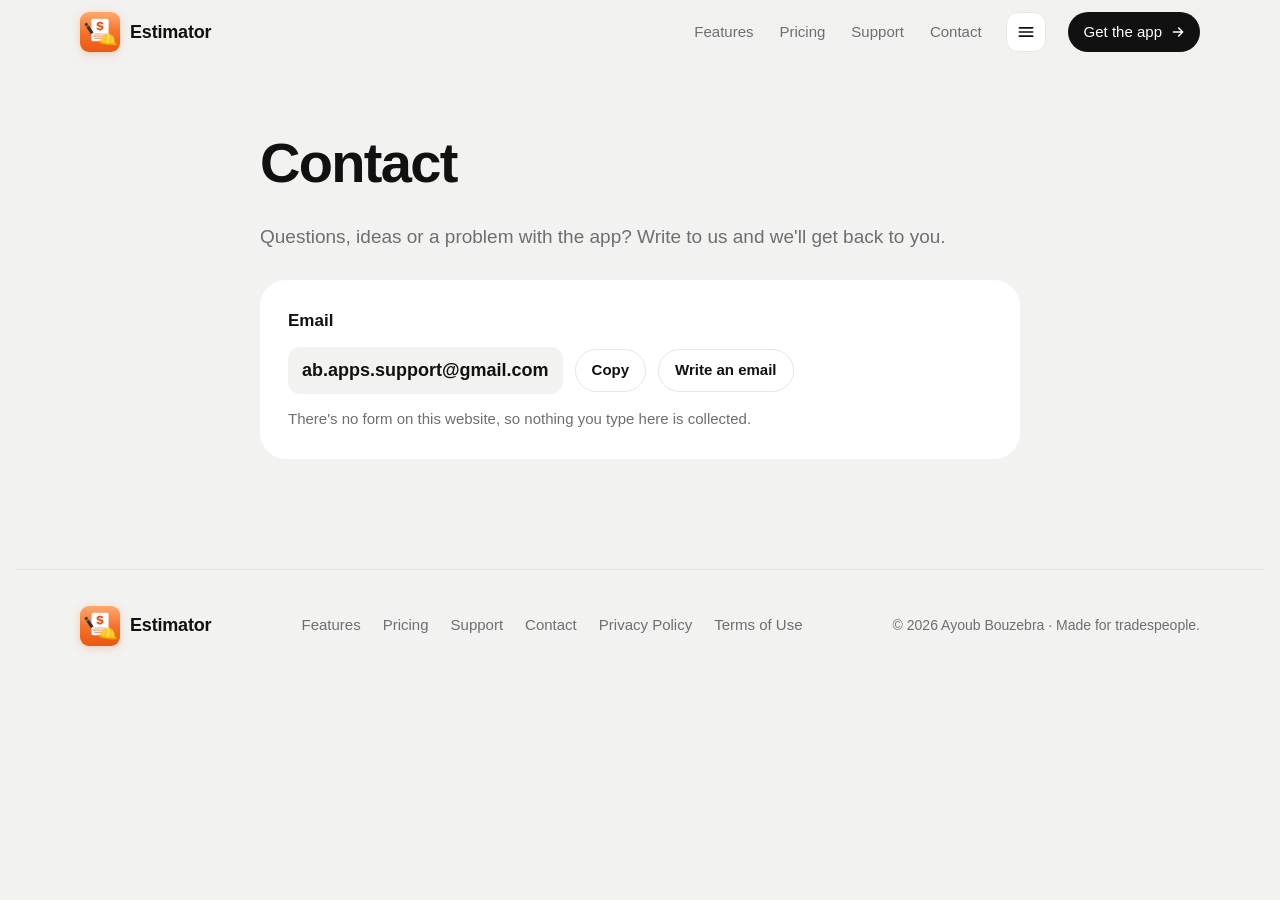
<file: contact.html>
<!doctype html>
<html lang="en">
<head>
<meta charset="utf-8">
<meta name="viewport" content="width=device-width, initial-scale=1, viewport-fit=cover">
<title>Contact · Estimator</title>
<meta name="description" content="Questions or ideas about Estimator? Email ab.apps.support@gmail.com.">
<meta name="theme-color" content="#F2F2F0">
<link rel="icon" type="image/png" sizes="64x64" href="img/favicon.png">
<link rel="apple-touch-icon" href="img/apple-touch-icon.png">
<meta property="og:type" content="website">
<meta property="og:site_name" content="Estimator">
<meta property="og:title" content="Contact · Estimator">
<meta property="og:description" content="Questions or ideas about Estimator? Email ab.apps.support@gmail.com.">
<meta property="og:url" content="https://ayoub20088.github.io/estimator-website/contact.html">
<meta property="og:image" content="https://ayoub20088.github.io/estimator-website/img/share.png">
<meta name="twitter:card" content="summary_large_image">
<link rel="stylesheet" href="styles.css">
</head>
<body>
<header class="top" id="top">
  <div class="wrap">
    <a class="brand" href="./" aria-label="Estimator home"><svg class="appicon" role="img" aria-label="Estimator app icon"><use href="#appicon"/></svg>Estimator</a>
    <nav class="nav" aria-label="Main">
      <a class="hide-sm" href="./#features">Features</a>
      <a class="hide-sm" href="./#pricing">Pricing</a>
      <a class="hide-sm" href="support.html">Support</a>
      <a class="hide-sm" href="contact.html">Contact</a>
      <button class="menu-btn" type="button" aria-label="Menu" aria-expanded="false" aria-controls="menu"><svg width="20" height="20" viewBox="0 0 24 24" fill="none" stroke="currentColor" stroke-width="2" stroke-linecap="round"><path d="M4 7h16M4 12h16M4 17h16"/></svg></button>
      <a class="btn-dark" href="https://apps.apple.com/app/id6836446652" target="_blank" rel="noopener">Get the app<svg width="16" height="16" viewBox="0 0 24 24" fill="none" stroke="currentColor" stroke-width="2.2" stroke-linecap="round" stroke-linejoin="round" aria-hidden="true"><path d="M5 12h14M13 6l6 6-6 6"/></svg></a>
    </nav>
  </div>
  <div class="menu" id="menu" hidden>
    <a href="./#features">Features</a>
    <a href="./#pricing">Pricing</a>
    <a href="support.html">Support</a>
    <a href="contact.html">Contact</a>
    <a href="privacy.html">Privacy Policy</a>
    <a href="terms.html">Terms of Use</a>
  </div>
</header>

<svg width="0" height="0" style="position:absolute" aria-hidden="true">
  <symbol id="appicon" viewBox="0 0 1024 1024">
    <defs>
      <linearGradient id="ai-bg" x1="0" y1="0" x2="0" y2="1"><stop offset="0" stop-color="#FF8F45"/><stop offset="1" stop-color="#EC5710"/></linearGradient>
      <linearGradient id="ai-shine" x1="0" y1="0" x2="0" y2="1"><stop offset="0" stop-color="#fff" stop-opacity=".22"/><stop offset=".5" stop-color="#fff" stop-opacity="0"/></linearGradient>
      <filter id="ai-sh" x="-20%" y="-20%" width="140%" height="140%"><feDropShadow dx="0" dy="14" stdDeviation="18" flood-color="#7a2a00" flood-opacity=".28"/></filter>
    </defs>
    <rect width="1024" height="1024" rx="230" fill="url(#ai-bg)"/>
    <rect width="1024" height="1024" rx="230" fill="url(#ai-shine)"/>
    <g filter="url(#ai-sh)"><rect x="292" y="170" width="440" height="580" rx="44" fill="#FFFFFF"/>
  <path d="M511.5 469.1 Q485.2 469.1 465.8 461.9 Q446.4 454.6 435.3 440.8 Q424.2 426.9 422.8 407.3 L422.6 405.0 L471.9 405.0 L472.3 406.5 Q473.7 413.4 478.5 418.4 Q483.3 423.4 491.9 426.0 Q500.5 428.6 513.4 428.6 Q525.6 428.6 533.5 426.0 Q541.4 423.5 545.3 418.8 Q549.2 414.1 549.2 407.6 L549.2 407.4 Q549.2 401.5 546.3 397.5 Q543.4 393.4 536.5 390.4 Q529.5 387.4 517.1 384.9 L489.2 379.4 Q467.6 375.1 453.3 366.9 Q439.0 358.6 431.8 346.0 Q424.6 333.4 424.6 316.3 L424.6 316.1 Q424.6 296.3 435.4 281.6 Q446.1 267.0 465.4 258.9 Q484.6 250.9 510.3 250.9 Q536.5 250.9 555.4 258.0 Q574.3 265.2 585.1 279.0 Q595.9 292.9 597.7 312.9 L598.0 315.9 L548.7 315.9 L548.4 314.5 Q547.0 306.7 542.3 301.6 Q537.6 296.5 529.6 294.0 Q521.6 291.4 510.3 291.4 Q499.2 291.4 491.8 293.9 Q484.4 296.5 480.6 301.0 Q476.8 305.5 476.8 311.6 L476.8 311.8 Q476.8 317.4 479.8 321.7 Q482.8 326.0 489.4 329.1 Q496.0 332.1 506.7 334.3 L535.3 339.9 Q557.9 344.4 572.6 352.3 Q587.2 360.2 594.3 372.3 Q601.4 384.4 601.4 401.6 L601.4 401.9 Q601.4 423.0 590.2 438.1 Q579.1 453.1 558.9 461.1 Q538.7 469.1 511.5 469.1 Z M505.2 495.0 L505.2 225.0 L519.1 225.0 L519.1 495.0 Z " fill="#E2531A"/>
  <rect x="362" y="548" width="300" height="30" rx="15" fill="#F2A27A"/>
  <rect x="362" y="604" width="300" height="30" rx="15" fill="#F2A27A"/>
  <rect x="362" y="660" width="200" height="30" rx="15" fill="#F2A27A"/></g>
    <g filter="url(#ai-sh)"><g transform="rotate(8 720 700)">
    <ellipse cx="720" cy="790" rx="250" ry="52" fill="#F2A900"/>
    <path d="M540 786 C540 650 620 560 720 560 C820 560 900 650 900 786 Q720 812 540 786 Z" fill="#FFC21A"/>
    <path d="M696 562 C680 640 680 720 690 798 L750 798 C760 720 760 640 744 562 Z" fill="#FFD95C"/>
    <path d="M610 600 C592 660 588 730 596 792 L620 794 C614 730 618 662 634 608 Z" fill="#FFD95C"/>
    <path d="M830 600 C848 660 852 730 844 792 L820 794 C826 730 822 662 806 608 Z" fill="#FFD95C"/>
  </g><g transform="translate(72 -112) rotate(-34 300 742)">
    <rect x="262" y="330" width="76" height="320" rx="34" fill="#2B2F38"/>
    <rect x="262" y="400" width="76" height="22" fill="#F2B640"/>
    <path d="M262 640 L338 640 L300 742 Z" fill="#F4EFE8"/>
    <path d="M288 712 L312 712 L300 742 Z" fill="#2B2F38"/>
  </g></g>
  </symbol>
  <symbol id="tick" viewBox="0 0 20 20"><path fill="none" stroke="currentColor" stroke-width="2.2" stroke-linecap="round" stroke-linejoin="round" d="M4.5 10.5l3.5 3.5 7.5-8"/></symbol>
</svg>
<main>
  <article class="doc">
    <h1>Contact</h1>
    <p class="intro">Questions, ideas or a problem with the app? Write to us and we'll get back to you.</p>
    <div class="card">
      <strong>Email</strong>
      <div class="mail"><code>ab.apps.support@gmail.com</code><button class="btn-line" data-copy="ab.apps.support@gmail.com">Copy</button><a class="btn-line" href="mailto:ab.apps.support@gmail.com">Write an email</a></div>
      <p style="color:var(--ink-soft);margin-top:14px;font-size:15px">There's no form on this website, so nothing you type here is collected.</p>
    </div>
  </article>
</main>

<footer>
  <div class="wrap">
    <a class="brand" href="./"><svg class="appicon" role="img" aria-label="Estimator app icon"><use href="#appicon"/></svg>Estimator</a>
    <nav aria-label="Footer">
      <a href="./#features">Features</a><a href="./#pricing">Pricing</a><a href="support.html">Support</a><a href="contact.html">Contact</a><a href="privacy.html">Privacy Policy</a><a href="terms.html">Terms of Use</a>
    </nav>
    <span class="copy">© 2026 Ayoub Bouzebra · Made for tradespeople.</span>
  </div>
</footer>
<script src="script.js"></script>
</body>
</html>
</file>
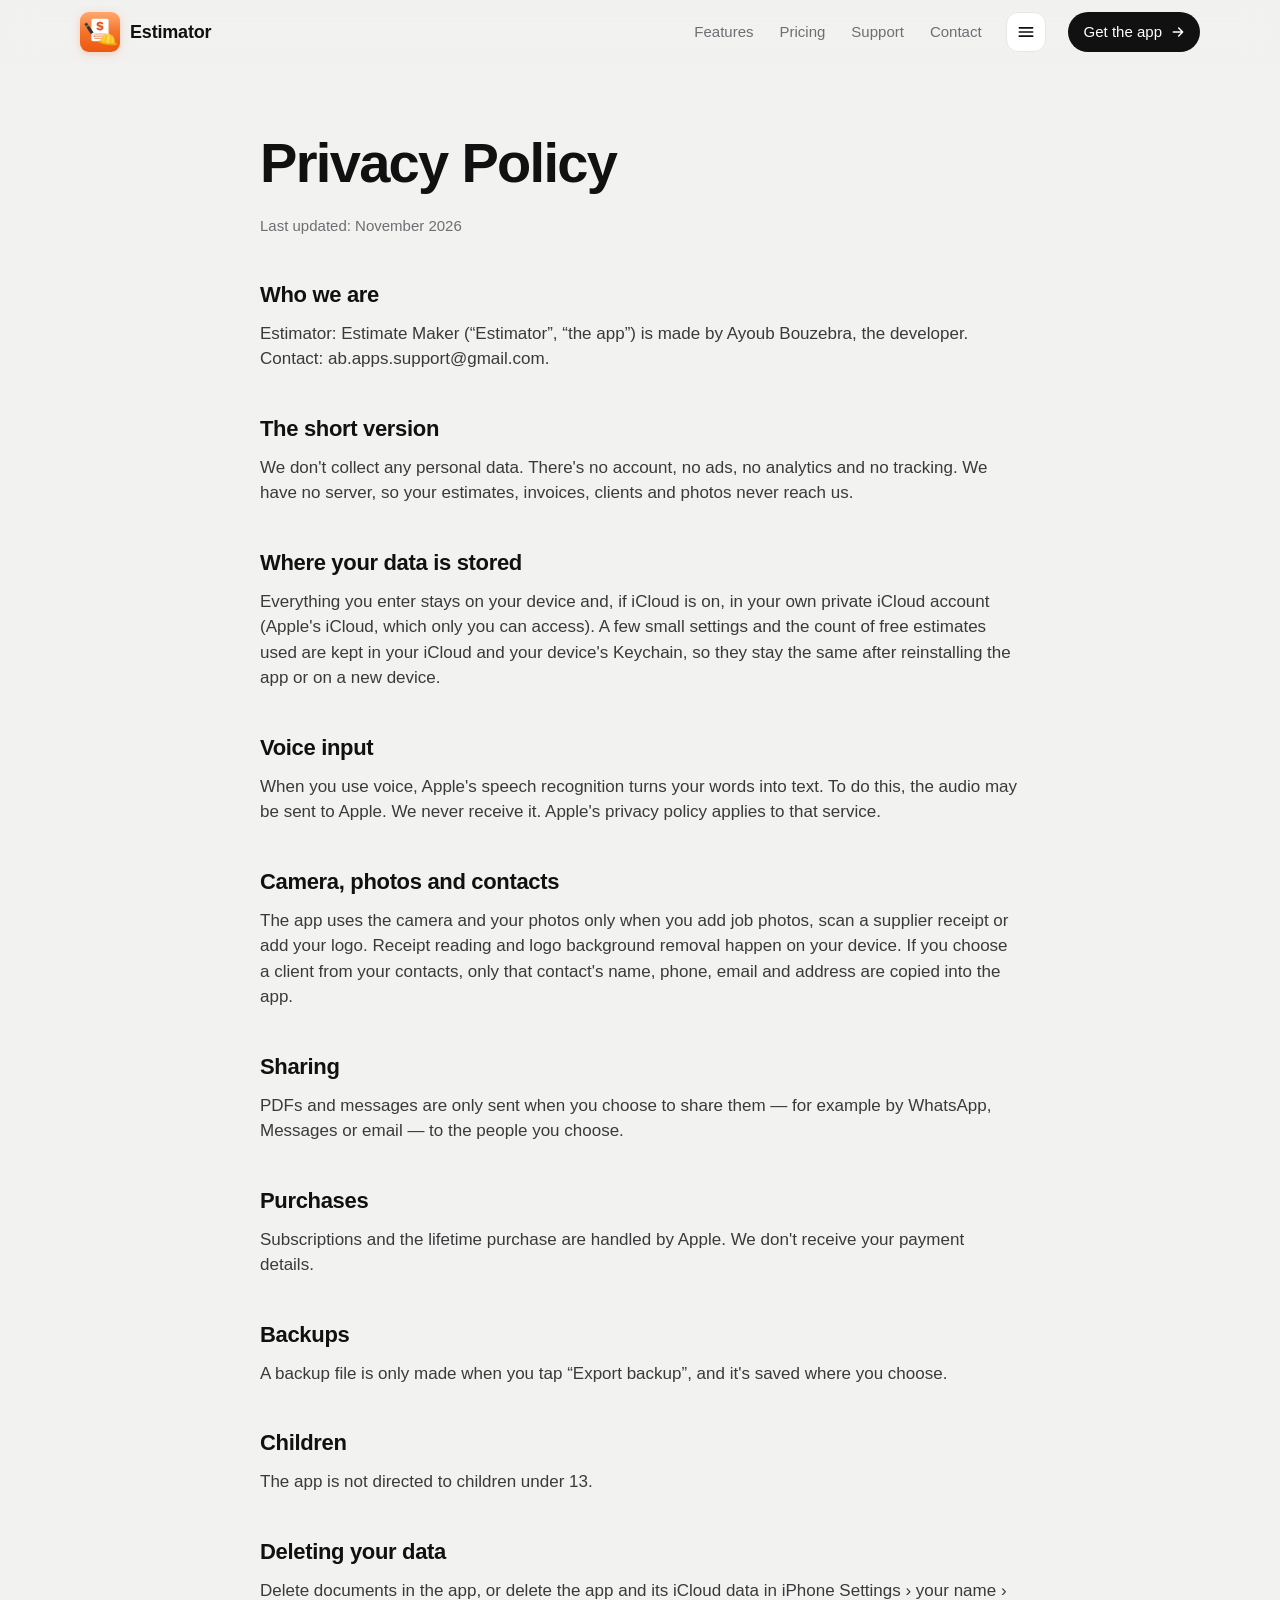
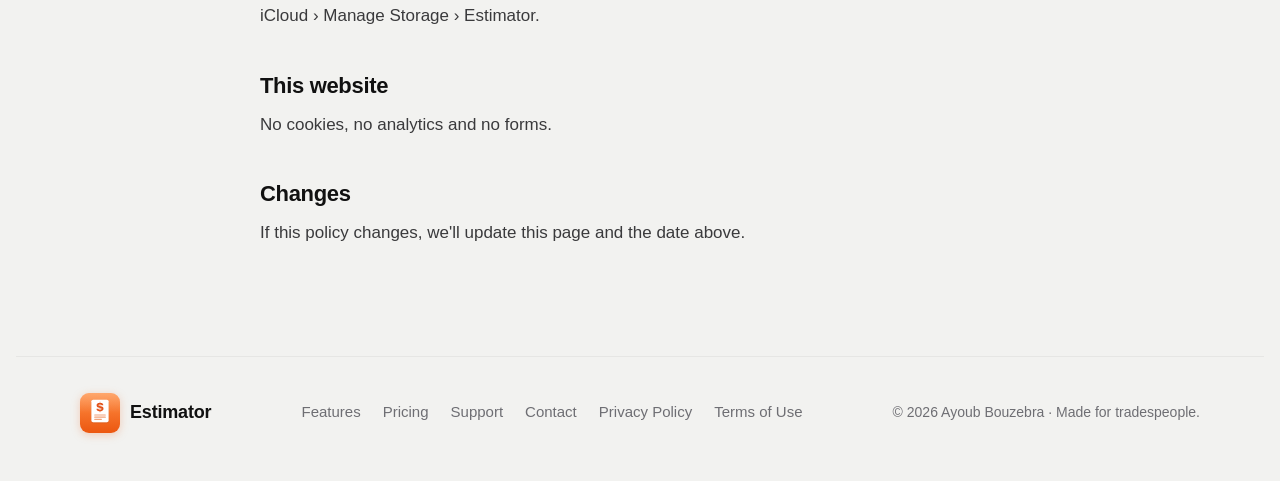
<file: privacy.html>
<!doctype html>
<html lang="en">
<head>
<meta charset="utf-8">
<meta name="viewport" content="width=device-width, initial-scale=1, viewport-fit=cover">
<title>Privacy Policy · Estimator</title>
<meta name="description" content="Estimator collects no personal data. Your work stays on your device and in your own iCloud.">
<meta name="theme-color" content="#F2F2F0">
<link rel="icon" type="image/png" sizes="64x64" href="img/favicon.png">
<link rel="apple-touch-icon" href="img/apple-touch-icon.png">
<meta property="og:type" content="website">
<meta property="og:site_name" content="Estimator">
<meta property="og:title" content="Privacy Policy · Estimator">
<meta property="og:description" content="Estimator collects no personal data. Your work stays on your device and in your own iCloud.">
<meta property="og:url" content="https://ayoub20088.github.io/estimator-website/privacy.html">
<meta property="og:image" content="https://ayoub20088.github.io/estimator-website/img/share.png">
<meta name="twitter:card" content="summary_large_image">
<link rel="stylesheet" href="styles.css">
</head>
<body>
<header class="top" id="top">
  <div class="wrap">
    <a class="brand" href="./" aria-label="Estimator home"><svg class="appicon" role="img" aria-label="Estimator app icon"><use href="#appicon"/></svg>Estimator</a>
    <nav class="nav" aria-label="Main">
      <a class="hide-sm" href="./#features">Features</a>
      <a class="hide-sm" href="./#pricing">Pricing</a>
      <a class="hide-sm" href="support.html">Support</a>
      <a class="hide-sm" href="contact.html">Contact</a>
      <button class="menu-btn" type="button" aria-label="Menu" aria-expanded="false" aria-controls="menu"><svg width="20" height="20" viewBox="0 0 24 24" fill="none" stroke="currentColor" stroke-width="2" stroke-linecap="round"><path d="M4 7h16M4 12h16M4 17h16"/></svg></button>
      <a class="btn-dark" href="https://apps.apple.com/app/id6836446652" target="_blank" rel="noopener">Get the app<svg width="16" height="16" viewBox="0 0 24 24" fill="none" stroke="currentColor" stroke-width="2.2" stroke-linecap="round" stroke-linejoin="round" aria-hidden="true"><path d="M5 12h14M13 6l6 6-6 6"/></svg></a>
    </nav>
  </div>
  <div class="menu" id="menu" hidden>
    <a href="./#features">Features</a>
    <a href="./#pricing">Pricing</a>
    <a href="support.html">Support</a>
    <a href="contact.html">Contact</a>
    <a href="privacy.html">Privacy Policy</a>
    <a href="terms.html">Terms of Use</a>
  </div>
</header>

<svg width="0" height="0" style="position:absolute" aria-hidden="true">
  <symbol id="appicon" viewBox="0 0 1024 1024">
    <defs>
      <linearGradient id="ai-bg" x1="0" y1="0" x2="0" y2="1"><stop offset="0" stop-color="#FF8F45"/><stop offset="1" stop-color="#EC5710"/></linearGradient>
      <linearGradient id="ai-shine" x1="0" y1="0" x2="0" y2="1"><stop offset="0" stop-color="#fff" stop-opacity=".22"/><stop offset=".5" stop-color="#fff" stop-opacity="0"/></linearGradient>
      <filter id="ai-sh" x="-20%" y="-20%" width="140%" height="140%"><feDropShadow dx="0" dy="14" stdDeviation="18" flood-color="#7a2a00" flood-opacity=".28"/></filter>
    </defs>
    <rect width="1024" height="1024" rx="230" fill="url(#ai-bg)"/>
    <rect width="1024" height="1024" rx="230" fill="url(#ai-shine)"/>
    <g filter="url(#ai-sh)"><rect x="292" y="170" width="440" height="580" rx="44" fill="#FFFFFF"/>
  <path d="M511.5 469.1 Q485.2 469.1 465.8 461.9 Q446.4 454.6 435.3 440.8 Q424.2 426.9 422.8 407.3 L422.6 405.0 L471.9 405.0 L472.3 406.5 Q473.7 413.4 478.5 418.4 Q483.3 423.4 491.9 426.0 Q500.5 428.6 513.4 428.6 Q525.6 428.6 533.5 426.0 Q541.4 423.5 545.3 418.8 Q549.2 414.1 549.2 407.6 L549.2 407.4 Q549.2 401.5 546.3 397.5 Q543.4 393.4 536.5 390.4 Q529.5 387.4 517.1 384.9 L489.2 379.4 Q467.6 375.1 453.3 366.9 Q439.0 358.6 431.8 346.0 Q424.6 333.4 424.6 316.3 L424.6 316.1 Q424.6 296.3 435.4 281.6 Q446.1 267.0 465.4 258.9 Q484.6 250.9 510.3 250.9 Q536.5 250.9 555.4 258.0 Q574.3 265.2 585.1 279.0 Q595.9 292.9 597.7 312.9 L598.0 315.9 L548.7 315.9 L548.4 314.5 Q547.0 306.7 542.3 301.6 Q537.6 296.5 529.6 294.0 Q521.6 291.4 510.3 291.4 Q499.2 291.4 491.8 293.9 Q484.4 296.5 480.6 301.0 Q476.8 305.5 476.8 311.6 L476.8 311.8 Q476.8 317.4 479.8 321.7 Q482.8 326.0 489.4 329.1 Q496.0 332.1 506.7 334.3 L535.3 339.9 Q557.9 344.4 572.6 352.3 Q587.2 360.2 594.3 372.3 Q601.4 384.4 601.4 401.6 L601.4 401.9 Q601.4 423.0 590.2 438.1 Q579.1 453.1 558.9 461.1 Q538.7 469.1 511.5 469.1 Z M505.2 495.0 L505.2 225.0 L519.1 225.0 L519.1 495.0 Z " fill="#E2531A"/>
  <rect x="362" y="548" width="300" height="30" rx="15" fill="#F2A27A"/>
  <rect x="362" y="604" width="300" height="30" rx="15" fill="#F2A27A"/>
  <rect x="362" y="660" width="200" height="30" rx="15" fill="#F2A27A"/></g>
    <g filter="url(#ai-sh)"><g transform="rotate(8 720 700)">
    <ellipse cx="720" cy="790" rx="250" ry="52" fill="#F2A900"/>
    <path d="M540 786 C540 650 620 560 720 560 C820 560 900 650 900 786 Q720 812 540 786 Z" fill="#FFC21A"/>
    <path d="M696 562 C680 640 680 720 690 798 L750 798 C760 720 760 640 744 562 Z" fill="#FFD95C"/>
    <path d="M610 600 C592 660 588 730 596 792 L620 794 C614 730 618 662 634 608 Z" fill="#FFD95C"/>
    <path d="M830 600 C848 660 852 730 844 792 L820 794 C826 730 822 662 806 608 Z" fill="#FFD95C"/>
  </g><g transform="translate(72 -112) rotate(-34 300 742)">
    <rect x="262" y="330" width="76" height="320" rx="34" fill="#2B2F38"/>
    <rect x="262" y="400" width="76" height="22" fill="#F2B640"/>
    <path d="M262 640 L338 640 L300 742 Z" fill="#F4EFE8"/>
    <path d="M288 712 L312 712 L300 742 Z" fill="#2B2F38"/>
  </g></g>
  </symbol>
  <symbol id="tick" viewBox="0 0 20 20"><path fill="none" stroke="currentColor" stroke-width="2.2" stroke-linecap="round" stroke-linejoin="round" d="M4.5 10.5l3.5 3.5 7.5-8"/></symbol>
</svg>
<main>
  <article class="doc">
    <h1>Privacy Policy</h1>
    <p class="updated">Last updated: November 2026</p>

    <h2>Who we are</h2>
    <p>Estimator: Estimate Maker (“Estimator”, “the app”) is made by Ayoub Bouzebra, the developer. Contact: ab.apps.support@gmail.com.</p>
    <h2>The short version</h2>
    <p>We don't collect any personal data. There's no account, no ads, no analytics and no tracking. We have no server, so your estimates, invoices, clients and photos never reach us.</p>
    <h2>Where your data is stored</h2>
    <p>Everything you enter stays on your device and, if iCloud is on, in your own private iCloud account (Apple's iCloud, which only you can access). A few small settings and the count of free estimates used are kept in your iCloud and your device's Keychain, so they stay the same after reinstalling the app or on a new device.</p>
    <h2>Voice input</h2>
    <p>When you use voice, Apple's speech recognition turns your words into text. To do this, the audio may be sent to Apple. We never receive it. Apple's privacy policy applies to that service.</p>
    <h2>Camera, photos and contacts</h2>
    <p>The app uses the camera and your photos only when you add job photos, scan a supplier receipt or add your logo. Receipt reading and logo background removal happen on your device. If you choose a client from your contacts, only that contact's name, phone, email and address are copied into the app.</p>
    <h2>Sharing</h2>
    <p>PDFs and messages are only sent when you choose to share them — for example by WhatsApp, Messages or email — to the people you choose.</p>
    <h2>Purchases</h2>
    <p>Subscriptions and the lifetime purchase are handled by Apple. We don't receive your payment details.</p>
    <h2>Backups</h2>
    <p>A backup file is only made when you tap “Export backup”, and it's saved where you choose.</p>
    <h2>Children</h2>
    <p>The app is not directed to children under 13.</p>
    <h2>Deleting your data</h2>
    <p>Delete documents in the app, or delete the app and its iCloud data in iPhone Settings › your name › iCloud › Manage Storage › Estimator.</p>
    <h2>This website</h2>
    <p>No cookies, no analytics and no forms.</p>
    <h2>Changes</h2>
    <p>If this policy changes, we'll update this page and the date above.</p>
  </article>
</main>

<footer>
  <div class="wrap">
    <a class="brand" href="./"><svg class="appicon" role="img" aria-label="Estimator app icon"><use href="#appicon"/></svg>Estimator</a>
    <nav aria-label="Footer">
      <a href="./#features">Features</a><a href="./#pricing">Pricing</a><a href="support.html">Support</a><a href="contact.html">Contact</a><a href="privacy.html">Privacy Policy</a><a href="terms.html">Terms of Use</a>
    </nav>
    <span class="copy">© 2026 Ayoub Bouzebra · Made for tradespeople.</span>
  </div>
</footer>
<script src="script.js"></script>
</body>
</html>
</file>
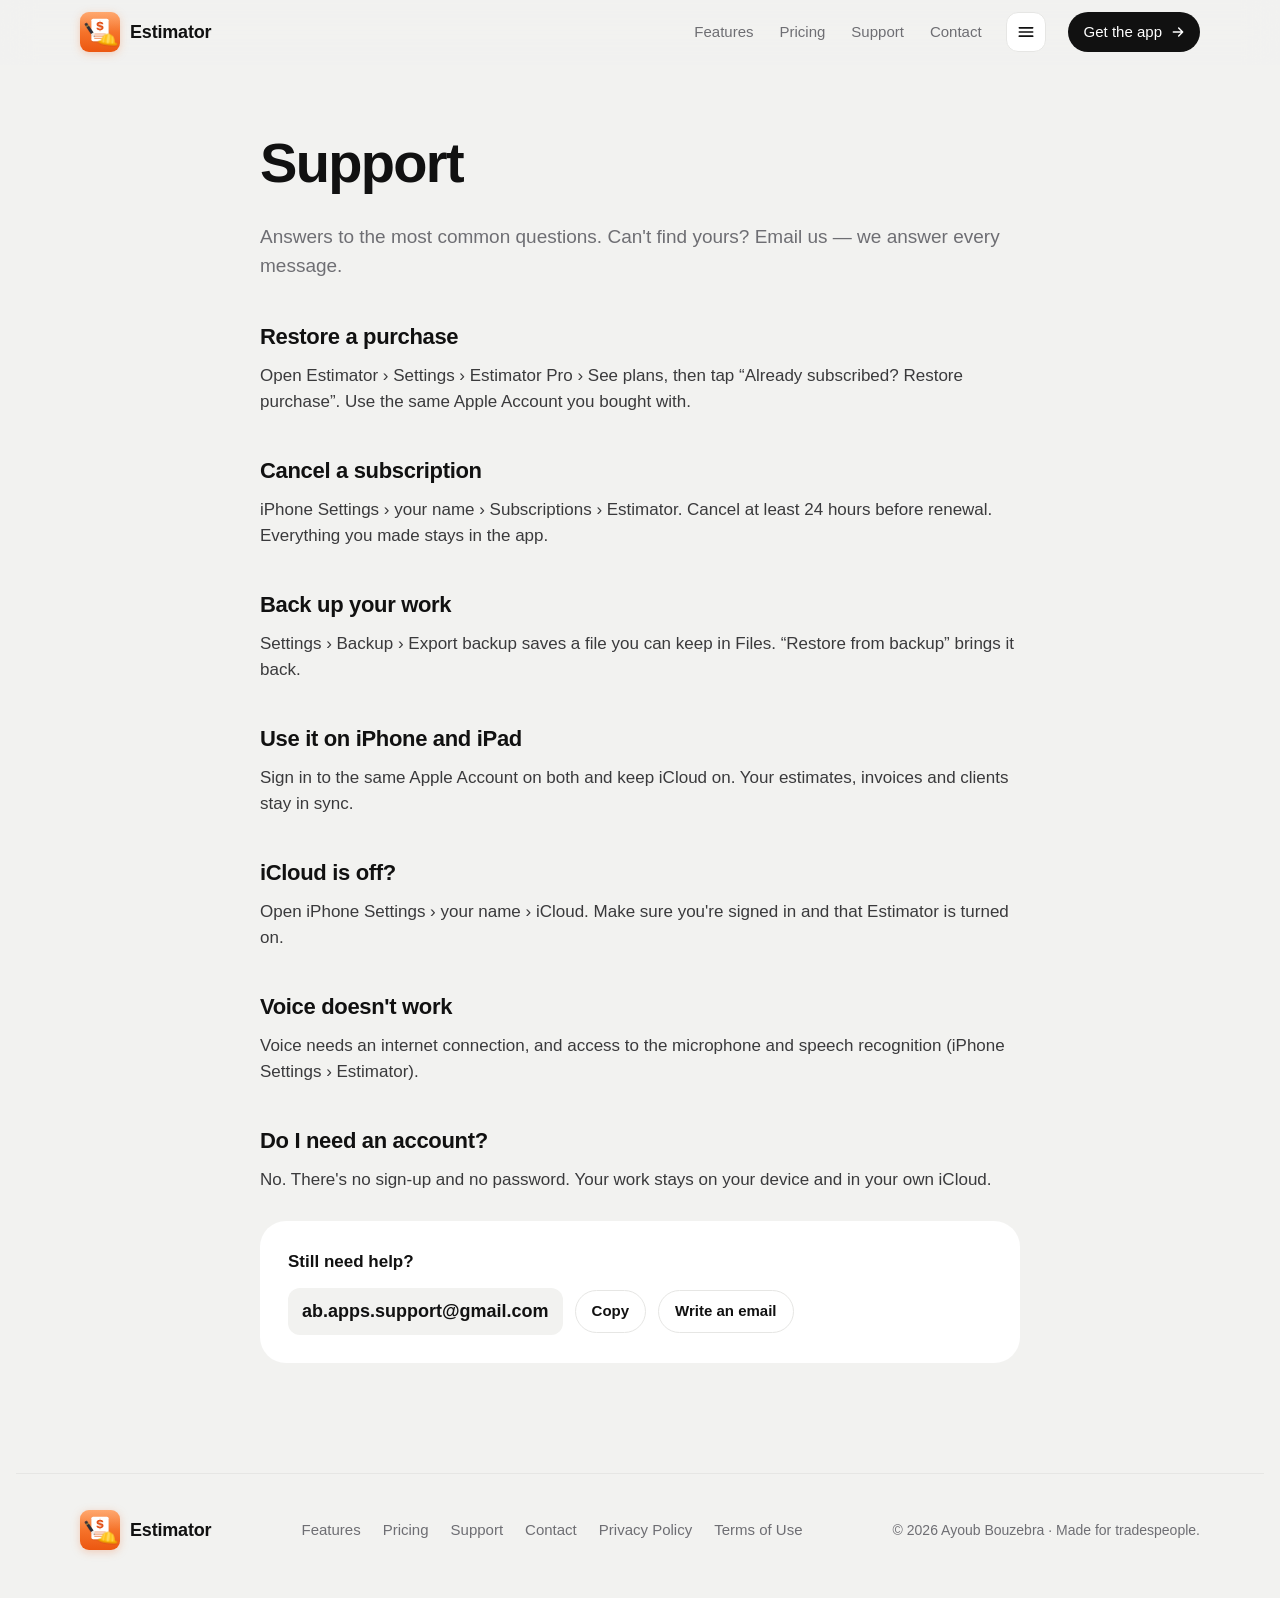
<file: support.html>
<!doctype html>
<html lang="en">
<head>
<meta charset="utf-8">
<meta name="viewport" content="width=device-width, initial-scale=1, viewport-fit=cover">
<title>Support · Estimator</title>
<meta name="description" content="Help with Estimator: restore a purchase, cancel a subscription, back up your work and use it on iPhone and iPad.">
<meta name="theme-color" content="#F2F2F0">
<link rel="icon" type="image/png" sizes="64x64" href="img/favicon.png">
<link rel="apple-touch-icon" href="img/apple-touch-icon.png">
<meta property="og:type" content="website">
<meta property="og:site_name" content="Estimator">
<meta property="og:title" content="Support · Estimator">
<meta property="og:description" content="Help with Estimator: restore a purchase, cancel a subscription, back up your work and use it on iPhone and iPad.">
<meta property="og:url" content="https://ayoub20088.github.io/estimator-website/support.html">
<meta property="og:image" content="https://ayoub20088.github.io/estimator-website/img/share.png">
<meta name="twitter:card" content="summary_large_image">
<link rel="stylesheet" href="styles.css">
</head>
<body>
<header class="top" id="top">
  <div class="wrap">
    <a class="brand" href="./" aria-label="Estimator home"><svg class="appicon" role="img" aria-label="Estimator app icon"><use href="#appicon"/></svg>Estimator</a>
    <nav class="nav" aria-label="Main">
      <a class="hide-sm" href="./#features">Features</a>
      <a class="hide-sm" href="./#pricing">Pricing</a>
      <a class="hide-sm" href="support.html">Support</a>
      <a class="hide-sm" href="contact.html">Contact</a>
      <button class="menu-btn" type="button" aria-label="Menu" aria-expanded="false" aria-controls="menu"><svg width="20" height="20" viewBox="0 0 24 24" fill="none" stroke="currentColor" stroke-width="2" stroke-linecap="round"><path d="M4 7h16M4 12h16M4 17h16"/></svg></button>
      <a class="btn-dark" href="https://apps.apple.com/app/id6836446652" target="_blank" rel="noopener">Get the app<svg width="16" height="16" viewBox="0 0 24 24" fill="none" stroke="currentColor" stroke-width="2.2" stroke-linecap="round" stroke-linejoin="round" aria-hidden="true"><path d="M5 12h14M13 6l6 6-6 6"/></svg></a>
    </nav>
  </div>
  <div class="menu" id="menu" hidden>
    <a href="./#features">Features</a>
    <a href="./#pricing">Pricing</a>
    <a href="support.html">Support</a>
    <a href="contact.html">Contact</a>
    <a href="privacy.html">Privacy Policy</a>
    <a href="terms.html">Terms of Use</a>
  </div>
</header>

<svg width="0" height="0" style="position:absolute" aria-hidden="true">
  <symbol id="appicon" viewBox="0 0 1024 1024">
    <defs>
      <linearGradient id="ai-bg" x1="0" y1="0" x2="0" y2="1"><stop offset="0" stop-color="#FF8F45"/><stop offset="1" stop-color="#EC5710"/></linearGradient>
      <linearGradient id="ai-shine" x1="0" y1="0" x2="0" y2="1"><stop offset="0" stop-color="#fff" stop-opacity=".22"/><stop offset=".5" stop-color="#fff" stop-opacity="0"/></linearGradient>
      <filter id="ai-sh" x="-20%" y="-20%" width="140%" height="140%"><feDropShadow dx="0" dy="14" stdDeviation="18" flood-color="#7a2a00" flood-opacity=".28"/></filter>
    </defs>
    <rect width="1024" height="1024" rx="230" fill="url(#ai-bg)"/>
    <rect width="1024" height="1024" rx="230" fill="url(#ai-shine)"/>
    <g filter="url(#ai-sh)"><rect x="292" y="170" width="440" height="580" rx="44" fill="#FFFFFF"/>
  <path d="M511.5 469.1 Q485.2 469.1 465.8 461.9 Q446.4 454.6 435.3 440.8 Q424.2 426.9 422.8 407.3 L422.6 405.0 L471.9 405.0 L472.3 406.5 Q473.7 413.4 478.5 418.4 Q483.3 423.4 491.9 426.0 Q500.5 428.6 513.4 428.6 Q525.6 428.6 533.5 426.0 Q541.4 423.5 545.3 418.8 Q549.2 414.1 549.2 407.6 L549.2 407.4 Q549.2 401.5 546.3 397.5 Q543.4 393.4 536.5 390.4 Q529.5 387.4 517.1 384.9 L489.2 379.4 Q467.6 375.1 453.3 366.9 Q439.0 358.6 431.8 346.0 Q424.6 333.4 424.6 316.3 L424.6 316.1 Q424.6 296.3 435.4 281.6 Q446.1 267.0 465.4 258.9 Q484.6 250.9 510.3 250.9 Q536.5 250.9 555.4 258.0 Q574.3 265.2 585.1 279.0 Q595.9 292.9 597.7 312.9 L598.0 315.9 L548.7 315.9 L548.4 314.5 Q547.0 306.7 542.3 301.6 Q537.6 296.5 529.6 294.0 Q521.6 291.4 510.3 291.4 Q499.2 291.4 491.8 293.9 Q484.4 296.5 480.6 301.0 Q476.8 305.5 476.8 311.6 L476.8 311.8 Q476.8 317.4 479.8 321.7 Q482.8 326.0 489.4 329.1 Q496.0 332.1 506.7 334.3 L535.3 339.9 Q557.9 344.4 572.6 352.3 Q587.2 360.2 594.3 372.3 Q601.4 384.4 601.4 401.6 L601.4 401.9 Q601.4 423.0 590.2 438.1 Q579.1 453.1 558.9 461.1 Q538.7 469.1 511.5 469.1 Z M505.2 495.0 L505.2 225.0 L519.1 225.0 L519.1 495.0 Z " fill="#E2531A"/>
  <rect x="362" y="548" width="300" height="30" rx="15" fill="#F2A27A"/>
  <rect x="362" y="604" width="300" height="30" rx="15" fill="#F2A27A"/>
  <rect x="362" y="660" width="200" height="30" rx="15" fill="#F2A27A"/></g>
    <g filter="url(#ai-sh)"><g transform="rotate(8 720 700)">
    <ellipse cx="720" cy="790" rx="250" ry="52" fill="#F2A900"/>
    <path d="M540 786 C540 650 620 560 720 560 C820 560 900 650 900 786 Q720 812 540 786 Z" fill="#FFC21A"/>
    <path d="M696 562 C680 640 680 720 690 798 L750 798 C760 720 760 640 744 562 Z" fill="#FFD95C"/>
    <path d="M610 600 C592 660 588 730 596 792 L620 794 C614 730 618 662 634 608 Z" fill="#FFD95C"/>
    <path d="M830 600 C848 660 852 730 844 792 L820 794 C826 730 822 662 806 608 Z" fill="#FFD95C"/>
  </g><g transform="translate(72 -112) rotate(-34 300 742)">
    <rect x="262" y="330" width="76" height="320" rx="34" fill="#2B2F38"/>
    <rect x="262" y="400" width="76" height="22" fill="#F2B640"/>
    <path d="M262 640 L338 640 L300 742 Z" fill="#F4EFE8"/>
    <path d="M288 712 L312 712 L300 742 Z" fill="#2B2F38"/>
  </g></g>
  </symbol>
  <symbol id="tick" viewBox="0 0 20 20"><path fill="none" stroke="currentColor" stroke-width="2.2" stroke-linecap="round" stroke-linejoin="round" d="M4.5 10.5l3.5 3.5 7.5-8"/></symbol>
</svg>
<main>
  <article class="doc">
    <h1>Support</h1>
    <p class="intro">Answers to the most common questions. Can't find yours? Email us — we answer every message.</p>

    <h2>Restore a purchase</h2>
    <p>Open Estimator › Settings › Estimator Pro › See plans, then tap “Already subscribed? Restore purchase”. Use the same Apple Account you bought with.</p>
    <h2>Cancel a subscription</h2>
    <p>iPhone Settings › your name › Subscriptions › Estimator. Cancel at least 24 hours before renewal. Everything you made stays in the app.</p>
    <h2>Back up your work</h2>
    <p>Settings › Backup › Export backup saves a file you can keep in Files. “Restore from backup” brings it back.</p>
    <h2>Use it on iPhone and iPad</h2>
    <p>Sign in to the same Apple Account on both and keep iCloud on. Your estimates, invoices and clients stay in sync.</p>
    <h2>iCloud is off?</h2>
    <p>Open iPhone Settings › your name › iCloud. Make sure you're signed in and that Estimator is turned on.</p>
    <h2>Voice doesn't work</h2>
    <p>Voice needs an internet connection, and access to the microphone and speech recognition (iPhone Settings › Estimator).</p>
    <h2>Do I need an account?</h2>
    <p>No. There's no sign-up and no password. Your work stays on your device and in your own iCloud.</p>

    <div class="card">
      <strong>Still need help?</strong>
      <div class="mail"><code>ab.apps.support@gmail.com</code><button class="btn-line" data-copy="ab.apps.support@gmail.com">Copy</button><a class="btn-line" href="mailto:ab.apps.support@gmail.com">Write an email</a></div>
    </div>
  </article>
</main>

<footer>
  <div class="wrap">
    <a class="brand" href="./"><svg class="appicon" role="img" aria-label="Estimator app icon"><use href="#appicon"/></svg>Estimator</a>
    <nav aria-label="Footer">
      <a href="./#features">Features</a><a href="./#pricing">Pricing</a><a href="support.html">Support</a><a href="contact.html">Contact</a><a href="privacy.html">Privacy Policy</a><a href="terms.html">Terms of Use</a>
    </nav>
    <span class="copy">© 2026 Ayoub Bouzebra · Made for tradespeople.</span>
  </div>
</footer>
<script src="script.js"></script>
</body>
</html>
</file>
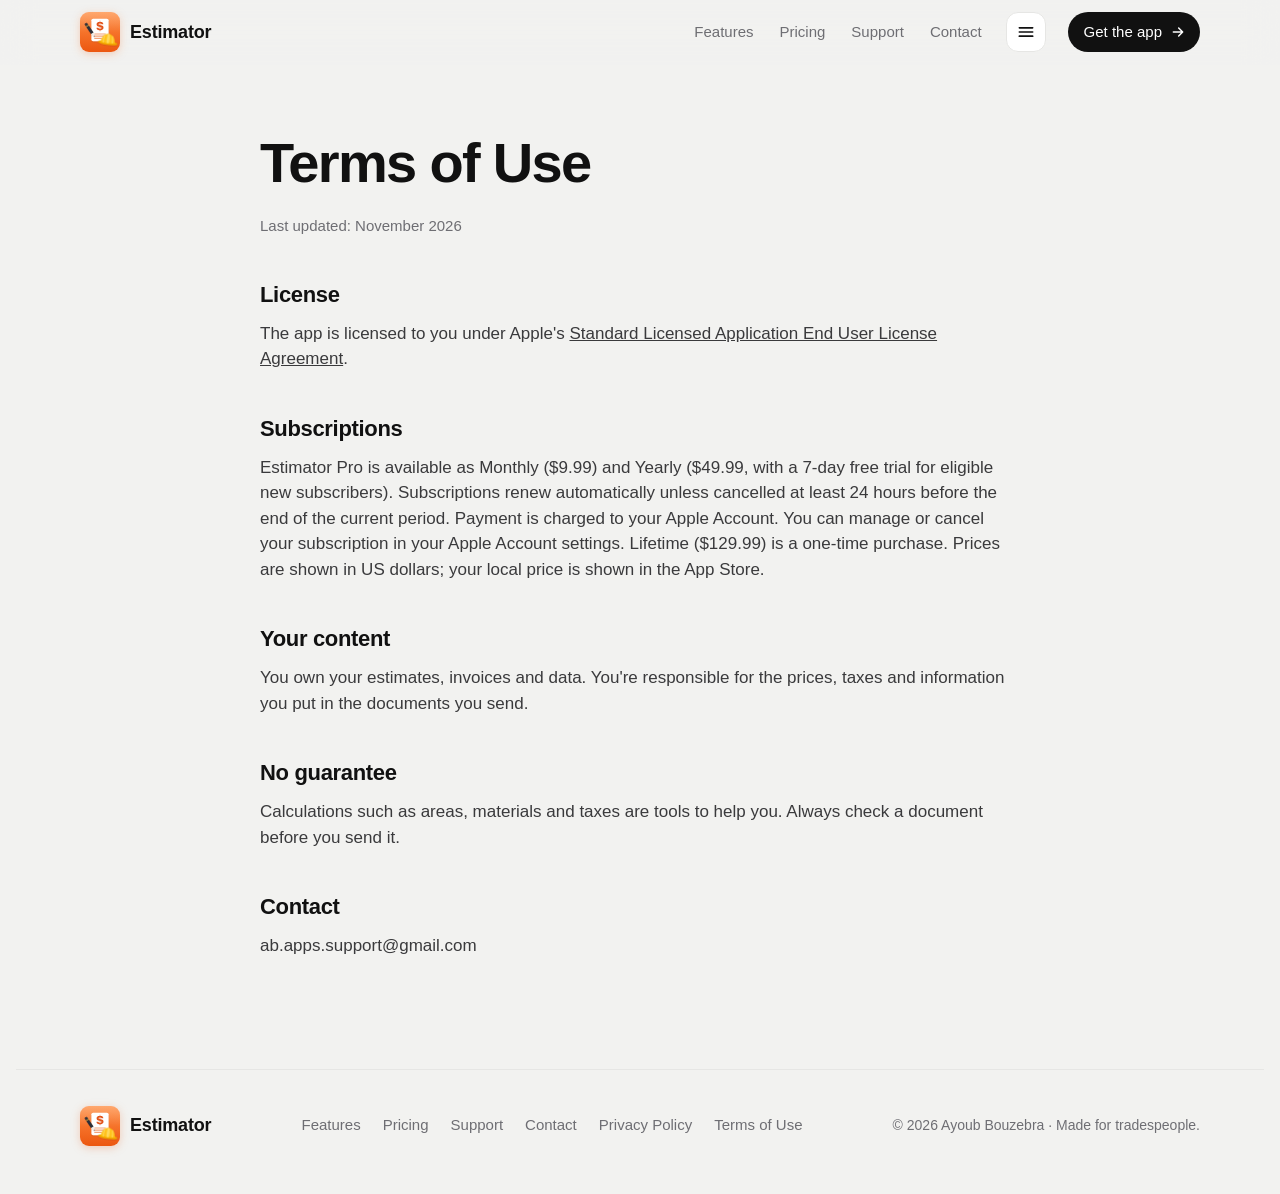
<file: terms.html>
<!doctype html>
<html lang="en">
<head>
<meta charset="utf-8">
<meta name="viewport" content="width=device-width, initial-scale=1, viewport-fit=cover">
<title>Terms of Use · Estimator</title>
<meta name="description" content="Terms of use and subscription terms for Estimator: Estimate Maker.">
<meta name="theme-color" content="#F2F2F0">
<link rel="icon" type="image/png" sizes="64x64" href="img/favicon.png">
<link rel="apple-touch-icon" href="img/apple-touch-icon.png">
<meta property="og:type" content="website">
<meta property="og:site_name" content="Estimator">
<meta property="og:title" content="Terms of Use · Estimator">
<meta property="og:description" content="Terms of use and subscription terms for Estimator: Estimate Maker.">
<meta property="og:url" content="https://ayoub20088.github.io/estimator-website/terms.html">
<meta property="og:image" content="https://ayoub20088.github.io/estimator-website/img/share.png">
<meta name="twitter:card" content="summary_large_image">
<link rel="stylesheet" href="styles.css">
</head>
<body>
<header class="top" id="top">
  <div class="wrap">
    <a class="brand" href="./" aria-label="Estimator home"><svg class="appicon" role="img" aria-label="Estimator app icon"><use href="#appicon"/></svg>Estimator</a>
    <nav class="nav" aria-label="Main">
      <a class="hide-sm" href="./#features">Features</a>
      <a class="hide-sm" href="./#pricing">Pricing</a>
      <a class="hide-sm" href="support.html">Support</a>
      <a class="hide-sm" href="contact.html">Contact</a>
      <button class="menu-btn" type="button" aria-label="Menu" aria-expanded="false" aria-controls="menu"><svg width="20" height="20" viewBox="0 0 24 24" fill="none" stroke="currentColor" stroke-width="2" stroke-linecap="round"><path d="M4 7h16M4 12h16M4 17h16"/></svg></button>
      <a class="btn-dark" href="https://apps.apple.com/app/id6836446652" target="_blank" rel="noopener">Get the app<svg width="16" height="16" viewBox="0 0 24 24" fill="none" stroke="currentColor" stroke-width="2.2" stroke-linecap="round" stroke-linejoin="round" aria-hidden="true"><path d="M5 12h14M13 6l6 6-6 6"/></svg></a>
    </nav>
  </div>
  <div class="menu" id="menu" hidden>
    <a href="./#features">Features</a>
    <a href="./#pricing">Pricing</a>
    <a href="support.html">Support</a>
    <a href="contact.html">Contact</a>
    <a href="privacy.html">Privacy Policy</a>
    <a href="terms.html">Terms of Use</a>
  </div>
</header>

<svg width="0" height="0" style="position:absolute" aria-hidden="true">
  <symbol id="appicon" viewBox="0 0 1024 1024">
    <defs>
      <linearGradient id="ai-bg" x1="0" y1="0" x2="0" y2="1"><stop offset="0" stop-color="#FF8F45"/><stop offset="1" stop-color="#EC5710"/></linearGradient>
      <linearGradient id="ai-shine" x1="0" y1="0" x2="0" y2="1"><stop offset="0" stop-color="#fff" stop-opacity=".22"/><stop offset=".5" stop-color="#fff" stop-opacity="0"/></linearGradient>
      <filter id="ai-sh" x="-20%" y="-20%" width="140%" height="140%"><feDropShadow dx="0" dy="14" stdDeviation="18" flood-color="#7a2a00" flood-opacity=".28"/></filter>
    </defs>
    <rect width="1024" height="1024" rx="230" fill="url(#ai-bg)"/>
    <rect width="1024" height="1024" rx="230" fill="url(#ai-shine)"/>
    <g filter="url(#ai-sh)"><rect x="292" y="170" width="440" height="580" rx="44" fill="#FFFFFF"/>
  <path d="M511.5 469.1 Q485.2 469.1 465.8 461.9 Q446.4 454.6 435.3 440.8 Q424.2 426.9 422.8 407.3 L422.6 405.0 L471.9 405.0 L472.3 406.5 Q473.7 413.4 478.5 418.4 Q483.3 423.4 491.9 426.0 Q500.5 428.6 513.4 428.6 Q525.6 428.6 533.5 426.0 Q541.4 423.5 545.3 418.8 Q549.2 414.1 549.2 407.6 L549.2 407.4 Q549.2 401.5 546.3 397.5 Q543.4 393.4 536.5 390.4 Q529.5 387.4 517.1 384.9 L489.2 379.4 Q467.6 375.1 453.3 366.9 Q439.0 358.6 431.8 346.0 Q424.6 333.4 424.6 316.3 L424.6 316.1 Q424.6 296.3 435.4 281.6 Q446.1 267.0 465.4 258.9 Q484.6 250.9 510.3 250.9 Q536.5 250.9 555.4 258.0 Q574.3 265.2 585.1 279.0 Q595.9 292.9 597.7 312.9 L598.0 315.9 L548.7 315.9 L548.4 314.5 Q547.0 306.7 542.3 301.6 Q537.6 296.5 529.6 294.0 Q521.6 291.4 510.3 291.4 Q499.2 291.4 491.8 293.9 Q484.4 296.5 480.6 301.0 Q476.8 305.5 476.8 311.6 L476.8 311.8 Q476.8 317.4 479.8 321.7 Q482.8 326.0 489.4 329.1 Q496.0 332.1 506.7 334.3 L535.3 339.9 Q557.9 344.4 572.6 352.3 Q587.2 360.2 594.3 372.3 Q601.4 384.4 601.4 401.6 L601.4 401.9 Q601.4 423.0 590.2 438.1 Q579.1 453.1 558.9 461.1 Q538.7 469.1 511.5 469.1 Z M505.2 495.0 L505.2 225.0 L519.1 225.0 L519.1 495.0 Z " fill="#E2531A"/>
  <rect x="362" y="548" width="300" height="30" rx="15" fill="#F2A27A"/>
  <rect x="362" y="604" width="300" height="30" rx="15" fill="#F2A27A"/>
  <rect x="362" y="660" width="200" height="30" rx="15" fill="#F2A27A"/></g>
    <g filter="url(#ai-sh)"><g transform="rotate(8 720 700)">
    <ellipse cx="720" cy="790" rx="250" ry="52" fill="#F2A900"/>
    <path d="M540 786 C540 650 620 560 720 560 C820 560 900 650 900 786 Q720 812 540 786 Z" fill="#FFC21A"/>
    <path d="M696 562 C680 640 680 720 690 798 L750 798 C760 720 760 640 744 562 Z" fill="#FFD95C"/>
    <path d="M610 600 C592 660 588 730 596 792 L620 794 C614 730 618 662 634 608 Z" fill="#FFD95C"/>
    <path d="M830 600 C848 660 852 730 844 792 L820 794 C826 730 822 662 806 608 Z" fill="#FFD95C"/>
  </g><g transform="translate(72 -112) rotate(-34 300 742)">
    <rect x="262" y="330" width="76" height="320" rx="34" fill="#2B2F38"/>
    <rect x="262" y="400" width="76" height="22" fill="#F2B640"/>
    <path d="M262 640 L338 640 L300 742 Z" fill="#F4EFE8"/>
    <path d="M288 712 L312 712 L300 742 Z" fill="#2B2F38"/>
  </g></g>
  </symbol>
  <symbol id="tick" viewBox="0 0 20 20"><path fill="none" stroke="currentColor" stroke-width="2.2" stroke-linecap="round" stroke-linejoin="round" d="M4.5 10.5l3.5 3.5 7.5-8"/></symbol>
</svg>
<main>
  <article class="doc">
    <h1>Terms of Use</h1>
    <p class="updated">Last updated: November 2026</p>

    <h2>License</h2>
    <p>The app is licensed to you under Apple's <a href="https://www.apple.com/legal/internet-services/itunes/dev/stdeula/" target="_blank" rel="noopener">Standard Licensed Application End User License Agreement</a>.</p>
    <h2>Subscriptions</h2>
    <p>Estimator Pro is available as Monthly ($9.99) and Yearly ($49.99, with a 7-day free trial for eligible new subscribers). Subscriptions renew automatically unless cancelled at least 24 hours before the end of the current period. Payment is charged to your Apple Account. You can manage or cancel your subscription in your Apple Account settings. Lifetime ($129.99) is a one-time purchase. Prices are shown in US dollars; your local price is shown in the App Store.</p>
    <h2>Your content</h2>
    <p>You own your estimates, invoices and data. You're responsible for the prices, taxes and information you put in the documents you send.</p>
    <h2>No guarantee</h2>
    <p>Calculations such as areas, materials and taxes are tools to help you. Always check a document before you send it.</p>
    <h2>Contact</h2>
    <p>ab.apps.support@gmail.com</p>
  </article>
</main>

<footer>
  <div class="wrap">
    <a class="brand" href="./"><svg class="appicon" role="img" aria-label="Estimator app icon"><use href="#appicon"/></svg>Estimator</a>
    <nav aria-label="Footer">
      <a href="./#features">Features</a><a href="./#pricing">Pricing</a><a href="support.html">Support</a><a href="contact.html">Contact</a><a href="privacy.html">Privacy Policy</a><a href="terms.html">Terms of Use</a>
    </nav>
    <span class="copy">© 2026 Ayoub Bouzebra · Made for tradespeople.</span>
  </div>
</footer>
<script src="script.js"></script>
</body>
</html>
</file>
<file: styles.css>
/* Layout: one light page in the app's own colours — big centred hero with a floating iPhone, then alternating feature rows, iPad, pricing, FAQ. */
:root {
  --bg: #F2F2F0;          /* app canvas */
  --card: #FFFFFF;
  --ink: #111111;
  --ink-soft: #6E6E73;    /* a touch darker than the app's #8E8E93 for reading on the web */
  --line: #E6E6E4;
  --orange: #F36B21;
  --orange-soft: #FEECE2;
  --green: #22A55B;
  --device: #0E0E10;
  --shadow: 0 30px 60px -20px rgba(17, 17, 17, .28), 0 12px 24px -12px rgba(17, 17, 17, .18);
  --shadow-soft: 0 10px 30px -10px rgba(17, 17, 17, .18);
  --font: -apple-system, BlinkMacSystemFont, "SF Pro Display", "SF Pro Text", "Helvetica Neue", Helvetica, Arial, sans-serif;
  --radius: 26px;
  --wrap: 1120px;
  color-scheme: light;
}
* { box-sizing: border-box; }
html { scroll-behavior: smooth; }
body {
  margin: 0; background: var(--bg); color: var(--ink); font-family: var(--font);
  font-size: 17px; line-height: 1.5; -webkit-font-smoothing: antialiased;
  padding-left: max(16px, env(safe-area-inset-left, 0px));
  padding-right: max(16px, env(safe-area-inset-right, 0px));
  overflow-x: hidden;
}
body::before { content: ""; position: fixed; inset: 0 0 auto; height: env(safe-area-inset-top, 0px); z-index: 10; background: var(--bg); }
a { color: inherit; }
img { max-width: 100%; display: block; }
h1, h2, h3 { margin: 0; text-wrap: balance; letter-spacing: -0.022em; font-weight: 650; }
p { margin: 0; }
.wrap { max-width: var(--wrap); margin: 0 auto; }
:focus-visible { outline: 3px solid var(--orange); outline-offset: 3px; border-radius: 8px; }

/* Top bar */
.top {
  position: sticky; top: env(safe-area-inset-top, 0px); z-index: 20;
  background: color-mix(in srgb, var(--bg) 86%, transparent);
  backdrop-filter: saturate(160%) blur(16px); -webkit-backdrop-filter: saturate(160%) blur(16px);
  margin: 0 calc(-1 * max(16px, env(safe-area-inset-left, 0px))) 0 calc(-1 * max(16px, env(safe-area-inset-right, 0px)));
  padding: 0 max(16px, env(safe-area-inset-right, 0px)) 0 max(16px, env(safe-area-inset-left, 0px));
  border-bottom: 1px solid transparent; transition: border-color .2s;
}
.top.scrolled { border-bottom-color: var(--line); }
.top .wrap { display: flex; align-items: center; gap: 24px; height: 64px; }
.brand { display: flex; align-items: center; gap: 10px; text-decoration: none; font-weight: 650; font-size: 18px; letter-spacing: -0.01em; }
.brand .appicon { width: 40px; height: 40px; filter: drop-shadow(0 2px 4px rgba(236,87,16,.25)); }
.hero-icon { width: 112px; height: 112px; display: block; margin: 0 auto 26px; filter: drop-shadow(0 18px 30px rgba(236,87,16,.35)); }
@media (max-width: 600px) { .hero-icon { width: 92px; height: 92px; } }
.nav { display: flex; gap: 22px; margin-left: auto; align-items: center; }
.nav button, .nav a { background: none; border: 0; font: inherit; font-size: 15px; color: var(--ink-soft); cursor: pointer; text-decoration: none; padding: 6px 2px; }
.nav button:hover, .nav a:hover { color: var(--ink); }
.btn-dark {
  display: inline-flex; align-items: center; gap: 8px; background: var(--ink); color: #fff !important;
  border-radius: 999px; padding: 10px 18px; font-weight: 600; font-size: 15px; text-decoration: none; white-space: nowrap;
  transition: transform .15s ease;
}
.btn-dark:hover { transform: translateY(-1px); }
.btn-dark:active { transform: scale(.97); }
.nav .btn-dark { background: var(--ink); color: #fff; padding: 9px 16px; }
.nav .btn-dark:hover { color: #fff; }
@media (max-width: 760px) { .nav .hide-sm { display: none; } .nav { gap: 14px; } }

/* App Store button */
.store {
  display: inline-flex; align-items: center; gap: 12px; background: #000; color: #fff; text-decoration: none;
  border-radius: 14px; padding: 11px 22px 11px 18px; transition: transform .15s ease, box-shadow .15s ease;
  box-shadow: 0 8px 20px -8px rgba(0,0,0,.45);
}
.store:hover { transform: translateY(-2px); }
.store:active { transform: scale(.97); }
.store svg { width: 26px; height: 26px; flex: none; }
.store small { display: block; font-size: 11px; line-height: 1.1; opacity: .85; letter-spacing: .02em; }
.store b { display: block; font-size: 20px; line-height: 1.1; font-weight: 600; letter-spacing: -0.01em; }


/* Hero */
.hero { text-align: center; padding-block: 64px 24px; }
.pill { display: inline-flex; gap: 8px; align-items: center; background: var(--card); border: 1px solid var(--line); border-radius: 999px; padding: 6px 14px; font-size: 14px; color: var(--ink-soft); }
.pill i { width: 8px; height: 8px; border-radius: 50%; background: var(--orange); display: block; }
.hero h1 { font-size: clamp(42px, 7.4vw, 84px); line-height: 1.02; margin: 22px auto 0; max-width: 13ch; letter-spacing: -0.035em; }
.hero h1 em { font-style: normal; color: var(--orange); }
.hero .lede { font-size: clamp(18px, 2.1vw, 21px); color: var(--ink-soft); max-width: 40ch; margin: 22px auto 0; }
.hero .cta { margin-top: 32px; display: flex; flex-direction: column; align-items: center; gap: 12px; }
.hero .fine { font-size: 14px; color: var(--ink-soft); }

/* Devices: a thin titanium band, a slim black border, then the real screen */
.iphone {
  --band: 1.15%;
  position: relative; width: 100%; max-width: 300px; margin: 0 auto; padding: var(--band);
  border-radius: 16.6% / 7.7%;
  background: linear-gradient(115deg, #f1f1f3 0%, #a9a9b0 18%, #e4e4e8 36%, #8c8c94 58%, #d9d9de 78%, #9d9da4 100%);
  box-shadow: var(--shadow);
}
.iphone .glass { position: relative; padding: 2.15%; border-radius: 15.6% / 7.2%; background: #050506; box-shadow: inset 0 0 0 1px rgba(255,255,255,.06); }
.iphone img { width: 100%; aspect-ratio: 1320 / 2868; object-fit: cover; border-radius: 13.6% / 6.3%; }
.iphone .glass::after { content: ""; position: absolute; top: 3.5%; left: 50%; width: 29%; height: 3%; transform: translateX(-50%); background: #000; border-radius: 999px; }
/* side buttons */
.iphone::before { content: ""; position: absolute; right: -1.1%; top: 27%; width: 1.3%; height: 11%; border-radius: 0 3px 3px 0; background: linear-gradient(90deg, #8c8c94, #d4d4d8); }
.iphone .btns { position: absolute; left: -1.1%; top: 18%; width: 1.3%; height: 30%; }
.iphone .btns i { position: absolute; left: 0; width: 100%; border-radius: 3px 0 0 3px; background: linear-gradient(270deg, #8c8c94, #d4d4d8); }
.iphone .btns i:nth-child(1) { top: 0; height: 9%; }
.iphone .btns i:nth-child(2) { top: 20%; height: 22%; }
.iphone .btns i:nth-child(3) { top: 48%; height: 22%; }
.ipad {
  position: relative; width: 100%; padding: .7%; border-radius: 5.4% / 4.1%;
  background: linear-gradient(115deg, #eeeef0 0%, #b3b3b9 25%, #e2e2e6 50%, #a0a0a7 75%, #d6d6da 100%);
  box-shadow: var(--shadow);
}
.ipad .glass { padding: 2.6%; border-radius: 4.9% / 3.7%; background: #050506; }
.ipad img { width: 100%; aspect-ratio: 1400 / 1866; object-fit: cover; border-radius: 2.6% / 1.95%; }

/* Hero stage */
.stage { position: relative; max-width: 640px; margin: 48px auto 0; padding-bottom: 20px; }
.stage .iphone { max-width: 320px; animation: float 7s ease-in-out infinite; }
.note {
  position: absolute; z-index: 2; display: flex; align-items: center; gap: 12px; background: var(--card);
  border-radius: 18px; padding: 12px 16px; box-shadow: var(--shadow-soft); text-align: left; font-size: 14px; line-height: 1.3;
  max-width: 250px; animation: float 6s ease-in-out infinite;
}
.note .ic { width: 34px; height: 34px; border-radius: 50%; display: grid; place-items: center; flex: none; background: var(--orange-soft); color: var(--orange); }
.note .ic.ok { background: #E3F4EA; color: var(--green); }
.note b { display: block; font-weight: 600; }
.note span { color: var(--ink-soft); }
.n1 { top: 14%; left: 0; animation-delay: -1s; }
.n2 { top: 44%; right: 0; animation-delay: -3s; }
.n3 { bottom: 16%; left: 4%; animation-delay: -5s; }
@keyframes float { 0%, 100% { transform: translateY(0); } 50% { transform: translateY(-12px); } }
@media (max-width: 600px) {
  .stage .iphone { max-width: 240px; }
  .note { font-size: 12.5px; padding: 9px 12px; gap: 9px; max-width: 190px; border-radius: 14px; }
  .note .ic { width: 28px; height: 28px; }
  .n1 { top: 8%; } .n2 { top: 46%; } .n3 { bottom: 10%; left: 0; }
}

/* Trust strip */
.trust { display: flex; flex-wrap: wrap; justify-content: center; gap: 12px 34px; padding-block: 36px 8px; color: var(--ink-soft); font-size: 15px; }
.trust span { display: inline-flex; align-items: center; gap: 8px; }
.trust svg { color: var(--orange); }

/* Sections */
section.block { padding-block: 96px 0; }
.eyebrow { font-size: 13px; font-weight: 650; letter-spacing: .08em; text-transform: uppercase; color: var(--orange); }
.block h2 { font-size: clamp(32px, 4.6vw, 52px); line-height: 1.06; margin-top: 12px; }
.block .sub { font-size: 19px; color: var(--ink-soft); margin-top: 16px; max-width: 46ch; }
.row { display: grid; grid-template-columns: 1fr 1fr; gap: 64px; align-items: center; }
.row > * { min-width: 0; }
.row.flip .text { order: 2; }
.row .media { display: flex; justify-content: center; }
.row .media .iphone { max-width: 290px; }
.ticks { list-style: none; padding: 0; margin: 26px 0 0; display: grid; gap: 14px; }
.ticks li { display: flex; gap: 12px; align-items: flex-start; font-size: 17px; }
.ticks li svg { flex: none; margin-top: 3px; color: var(--orange); }
.tag { display: inline-block; margin-top: 18px; font-size: 14px; color: var(--ink-soft); background: var(--card); border: 1px solid var(--line); border-radius: 999px; padding: 5px 12px; }
@media (max-width: 860px) {
  .row { grid-template-columns: 1fr; gap: 40px; }
  .row.flip .text { order: 0; }
  section.block { padding-block: 72px 0; }
}

/* Cards */
.card { background: var(--card); border-radius: var(--radius); padding: 28px; }
.trio { display: grid; grid-template-columns: repeat(3, 1fr); gap: 16px; margin-top: 40px; }
.trio > * { min-width: 0; }
.trio .ic { width: 46px; height: 46px; border-radius: 50%; background: var(--orange-soft); color: var(--orange); display: grid; place-items: center; }
.trio h3 { font-size: 19px; margin-top: 18px; }
.trio p { color: var(--ink-soft); margin-top: 6px; font-size: 16px; }
@media (max-width: 860px) { .trio { grid-template-columns: 1fr; } }

/* iPad */
.ipads { position: relative; margin: 56px auto 0; max-width: 900px; display: grid; grid-template-columns: 1fr 1fr; gap: 0; }
.ipads .ipad:first-child { transform: translateX(6%) translateY(6%) scale(.92); z-index: 1; opacity: .98; }
.ipads .ipad:last-child { z-index: 2; transform: translateX(-6%); }
.center { text-align: center; }
.center .sub { margin-left: auto; margin-right: auto; }

/* Languages */
.langs { display: flex; flex-wrap: wrap; gap: 10px; margin-top: 28px; }
.langs span { background: var(--card); border: 1px solid var(--line); border-radius: 999px; padding: 8px 14px; font-size: 15px; }

/* Pricing */
.prices { display: grid; grid-template-columns: repeat(4, 1fr); gap: 16px; margin-top: 44px; }
.prices > * { min-width: 0; }
.price { background: var(--card); border-radius: var(--radius); padding: 26px 24px; display: flex; flex-direction: column; gap: 8px; border: 2px solid transparent; position: relative; }
.price.best { border-color: var(--orange); box-shadow: 0 18px 40px -20px rgba(243,107,33,.45); }
.price .badge { position: absolute; top: -12px; left: 24px; background: var(--orange); color: #fff; font-size: 12px; font-weight: 650; border-radius: 999px; padding: 4px 10px; letter-spacing: .02em; }
.price h3 { font-size: 17px; font-weight: 600; color: var(--ink-soft); letter-spacing: 0; }
.price .amt { font-size: 38px; font-weight: 700; letter-spacing: -0.03em; font-variant-numeric: tabular-nums; line-height: 1.1; }
.price .amt small { font-size: 16px; font-weight: 500; color: var(--ink-soft); letter-spacing: 0; }
.price p { font-size: 15px; color: var(--ink-soft); }
.legal { font-size: 13px; color: var(--ink-soft); margin-top: 22px; max-width: 80ch; }
@media (max-width: 960px) { .prices { grid-template-columns: repeat(2, 1fr); row-gap: 24px; } }
@media (max-width: 520px) { .prices { grid-template-columns: 1fr; } }

/* FAQ */
.faq { margin-top: 36px; display: grid; gap: 10px; max-width: 820px; }
.faq details { background: var(--card); border-radius: 18px; padding: 0 22px; }
.faq summary { cursor: pointer; list-style: none; font-weight: 600; font-size: 17px; padding: 18px 0; display: flex; justify-content: space-between; gap: 16px; align-items: center; }
.faq summary::-webkit-details-marker { display: none; }
.faq summary::after { content: "+"; font-size: 24px; font-weight: 400; color: var(--orange); transition: transform .2s; flex: none; }
.faq details[open] summary::after { transform: rotate(45deg); }
.faq details p { color: var(--ink-soft); padding-bottom: 20px; }

/* Final CTA */
.final { margin-top: 110px; background: linear-gradient(160deg, #FFF4ED, var(--orange-soft)); border-radius: 34px; padding: 64px 28px; text-align: center; }
.final h2 { font-size: clamp(30px, 4.4vw, 48px); max-width: 18ch; margin: 0 auto 28px; }

/* Text pages */
.doc { max-width: 760px; margin: 0 auto; padding-block: 56px 0; }
.doc h1 { font-size: clamp(38px, 6vw, 56px); letter-spacing: -0.03em; }
.doc .updated { color: var(--ink-soft); margin-top: 10px; font-size: 15px; }
.doc .intro { font-size: 19px; color: var(--ink-soft); margin-top: 18px; }
.doc h2 { font-size: 22px; margin-top: 40px; letter-spacing: -0.015em; }
.doc p, .doc li { color: #3A3A3C; margin-top: 10px; }
.doc ul { padding-left: 20px; margin: 0; }
.doc .card { margin-top: 28px; }
.mail { display: flex; flex-wrap: wrap; align-items: center; gap: 12px; margin-top: 14px; }
.mail code { font-family: var(--font); font-size: 18px; font-weight: 600; background: var(--bg); border-radius: 12px; padding: 10px 14px; user-select: all; word-break: break-all; }
.btn-line { border: 1px solid var(--line); background: var(--card); border-radius: 999px; padding: 9px 16px; font: inherit; font-size: 15px; font-weight: 600; cursor: pointer; text-decoration: none; color: var(--ink); }
.btn-line:active { transform: scale(.97); }
.crumb { color: var(--ink-soft); font-size: 15px; }
.crumb b { color: var(--ink); font-weight: 600; }

/* Footer */
footer { margin-top: 110px; border-top: 1px solid var(--line); padding-block: 36px 48px; }
footer .wrap { display: flex; flex-wrap: wrap; gap: 18px 32px; align-items: center; justify-content: space-between; }
footer nav { display: flex; flex-wrap: wrap; gap: 8px 22px; }
footer nav a { text-decoration: none; color: var(--ink-soft); font-size: 15px; }
footer nav a:hover { color: var(--ink); }
footer .copy { color: var(--ink-soft); font-size: 14px; }

/* Gentle entrance — content is always visible; it only slides a little */
.rise { transition: transform .8s cubic-bezier(.2,.7,.2,1); }
.rise.low { transform: translateY(26px); }
@media (prefers-reduced-motion: reduce) {
  *, *::before, *::after { animation: none !important; transition: none !important; }
  html { scroll-behavior: auto; }
}

/* Apple's official badge (artwork unchanged, not animated) */
.badge-store { display: inline-block; line-height: 0; border-radius: 12px; }
.badge-store img { height: 60px; width: auto; }
.btn-big { display: inline-flex; align-items: center; justify-content: center; background: var(--ink); color: #fff; text-decoration: none; font-weight: 600; font-size: 18px; border-radius: 999px; padding: 16px 30px; transition: transform .15s ease; }
.btn-big:hover { transform: translateY(-2px); }
.btn-big:active { transform: scale(.97); }
/* Menu button and drop-down list (all pages) */
.nav .menu-btn { display: inline-flex; align-items: center; justify-content: center; width: 40px; height: 40px; padding: 0; border-radius: 12px; border: 1px solid var(--line); background: var(--card); color: var(--ink); transition: transform .15s ease; }
.nav .menu-btn:active { transform: scale(.94); }
.menu { position: absolute; top: 64px; right: max(16px, env(safe-area-inset-right, 0px)); width: min(320px, calc(100% - 32px)); margin: 0; background: var(--card); border: 1px solid var(--line); border-radius: 20px; box-shadow: var(--shadow-soft); padding: 8px; display: grid; }
.menu[hidden] { display: none; }
.menu a { display: block; padding: 13px 14px; border-radius: 12px; text-decoration: none; color: var(--ink); font-size: 16px; font-weight: 500; }
.menu a:hover, .menu a:active { background: var(--bg); }
.nav .btn-dark svg { margin-right: -2px; }
.final .badge-store img { height: 64px; }
.final .fine { margin: 18px 0 0; font-size: 12px; letter-spacing: .12em; text-transform: uppercase; color: var(--ink-soft); }
</file>
